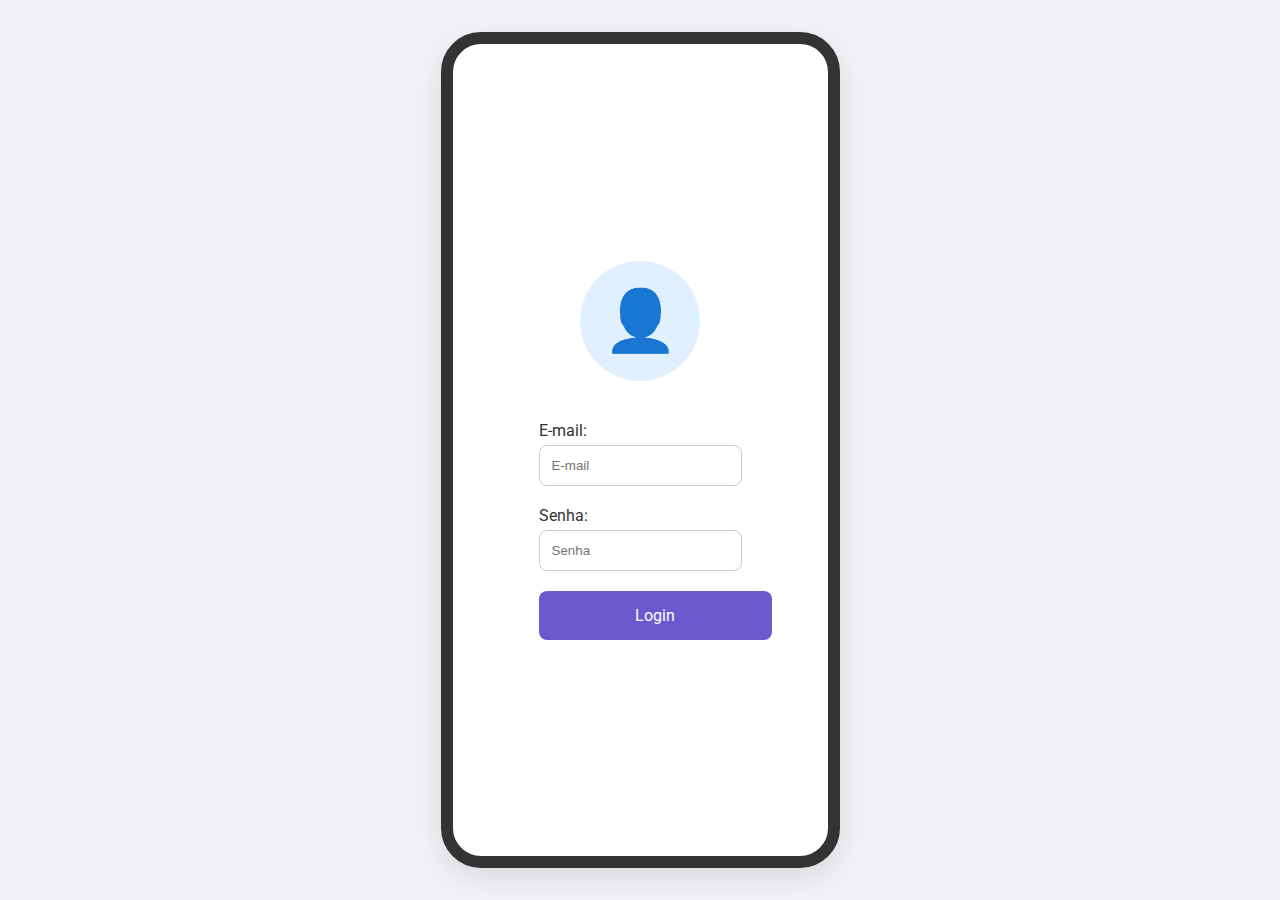
<file: index.html>
<!DOCTYPE html>
<html lang="pt-br">
<head>
  <meta charset="UTF-8">
  <meta name="viewport" content="width=device-width, initial-scale=1.0">
  <title>Login - Lista de Tarefas</title>
  <link rel="stylesheet" href="style.css">
</head>
<body>
  <div class="mobile-container">
    <div class="login-container">
      <div class="login-icon">👤</div>
      <form class="login-form">
        <div class="form-group">
          <label for="email">E-mail:</label>
          <input type="email" id="email" placeholder="E-mail">
        </div>
        <div class="form-group">
          <label for="password">Senha:</label>
          <input type="password" id="password" placeholder="Senha">
        </div>
        <a href="inicial.html" class="btn-login">Login</a>
      </form>
    </div>
  </div>
</body>
</html>
</file>
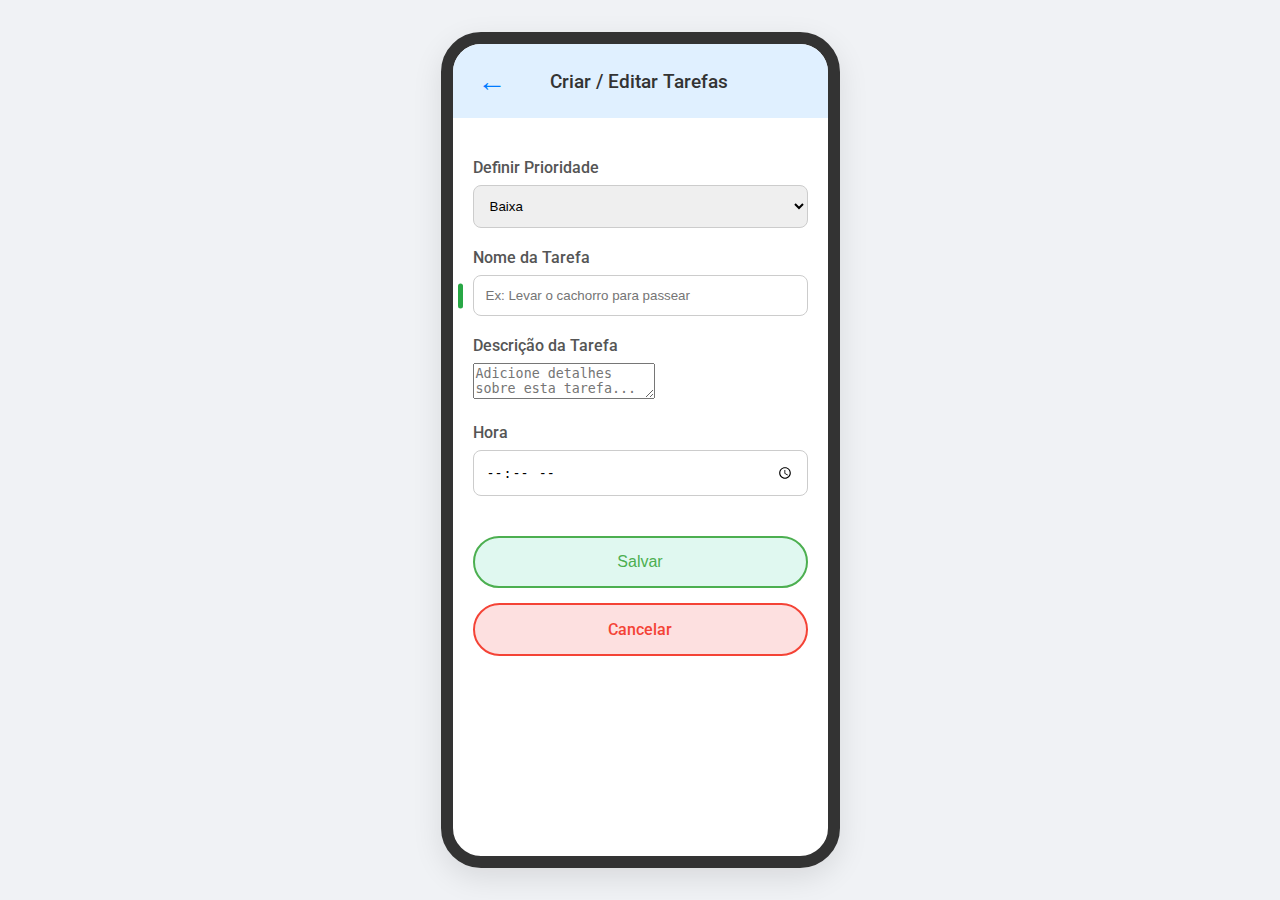
<file: adicionar.html>
<!DOCTYPE html>
<html lang="pt-br">
<head>
  <meta charset="UTF-8">
  <meta name="viewport" content="width=device-width, initial-scale=1.0">
  <title>Adicionar Tarefa</title>
  <link rel="stylesheet" href="style.css">
</head>
<body>
  <div class="mobile-container">
    <header class="app-header">
      <a href="inicial.html" class="header-btn">←</a>
      <h1>Criar / Editar Tarefas</h1>
      <span style="width: 40px;"></span>
    </header>

    <main>
      <form id="task-form" class="task-form">
        <div>
          <label for="priority">Definir Prioridade</label>
          <select id="priority" name="priority">
            <option value="baixa">Baixa</option>
            <option value="media">Média</option>
            <option value="alta">Alta</option>
          </select>
        </div>

        <div>
          <label for="task-name">Nome da Tarefa</label>
          <div class="input-group">
            <span id="priority-indicator" class="priority-indicator"></span>
            <input type="text" id="task-name" placeholder="Ex: Levar o cachorro para passear" required>
          </div>
        </div>

        <div>
          <label for="task-description">Descrição da Tarefa</label>
          <textarea id="task-description" placeholder="Adicione detalhes sobre esta tarefa..."></textarea>
        </div>

        <div>
          <label for="task-time">Hora</label>
          <input type="time" id="task-time">
        </div>

        <div class="form-actions">
          <button type="submit" class="btn btn-save">Salvar</button>
          <a href="inicial.html" class="btn btn-cancel">Cancelar</a>
        </div>
      </form>
    </main>
  </div>

  <script src="app.js"></script>
</body>
</html>
</file>
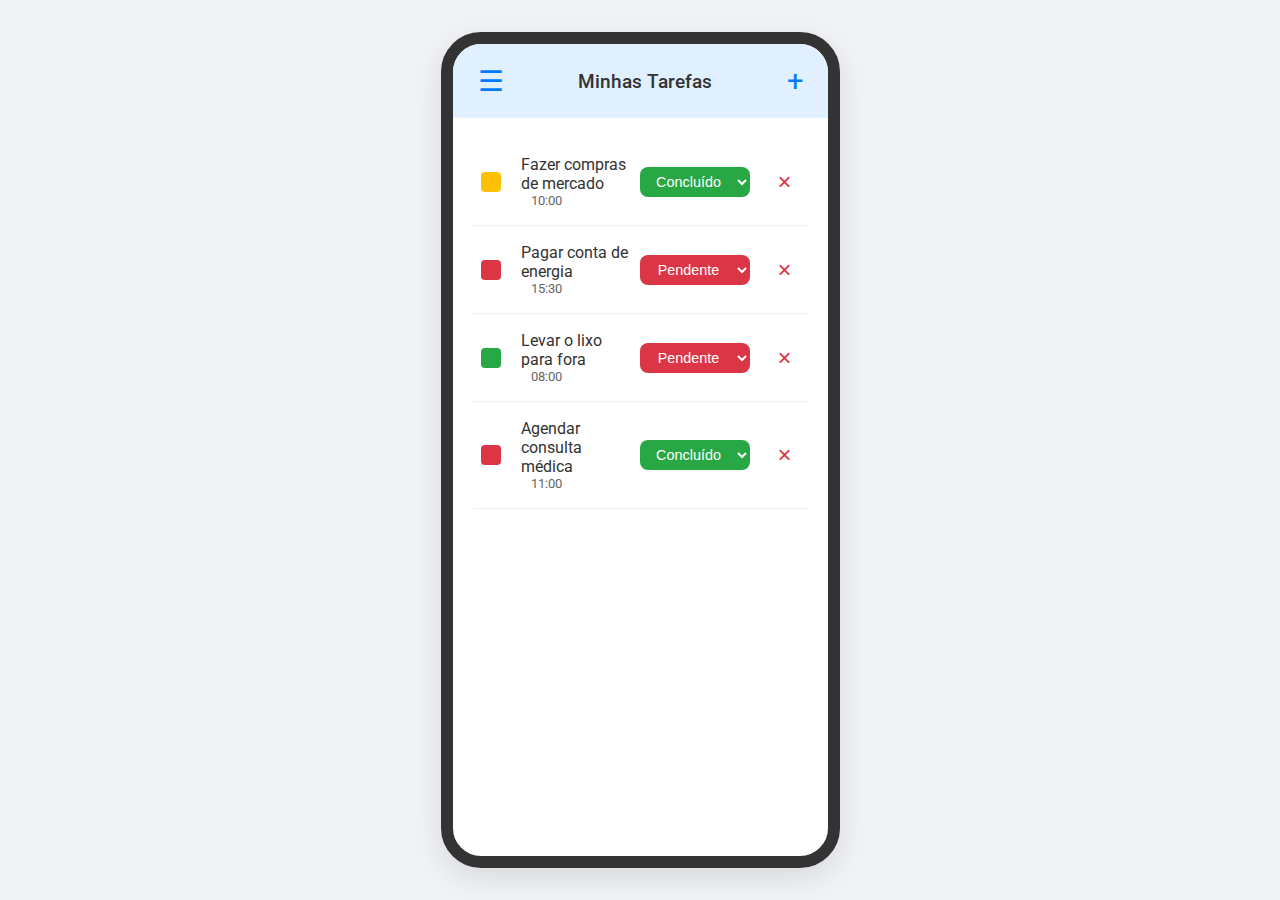
<file: inicial.html>
<!DOCTYPE html>
<html lang="pt-br">
<head>
  <meta charset="UTF-8">
  <meta name="viewport" content="width=device-width, initial-scale=1.0">
  <title>Minhas Tarefas</title>
  <link rel="stylesheet" href="style.css">
</head>
<body>
  <div class="mobile-container">
   <header class="app-header">
  <a href="progresso.html" class="header-btn" title="Ver Progresso">☰</a>
  <h1>Minhas Tarefas</h1>
  <a href="adicionar.html" class="header-btn" title="Adicionar Tarefa">+</a>
</header>

    <main>
      <ul id="task-list" class="task-list"></ul>
    </main>
  </div>

  <script src="app.js"></script>
</body>
</html>
</file>
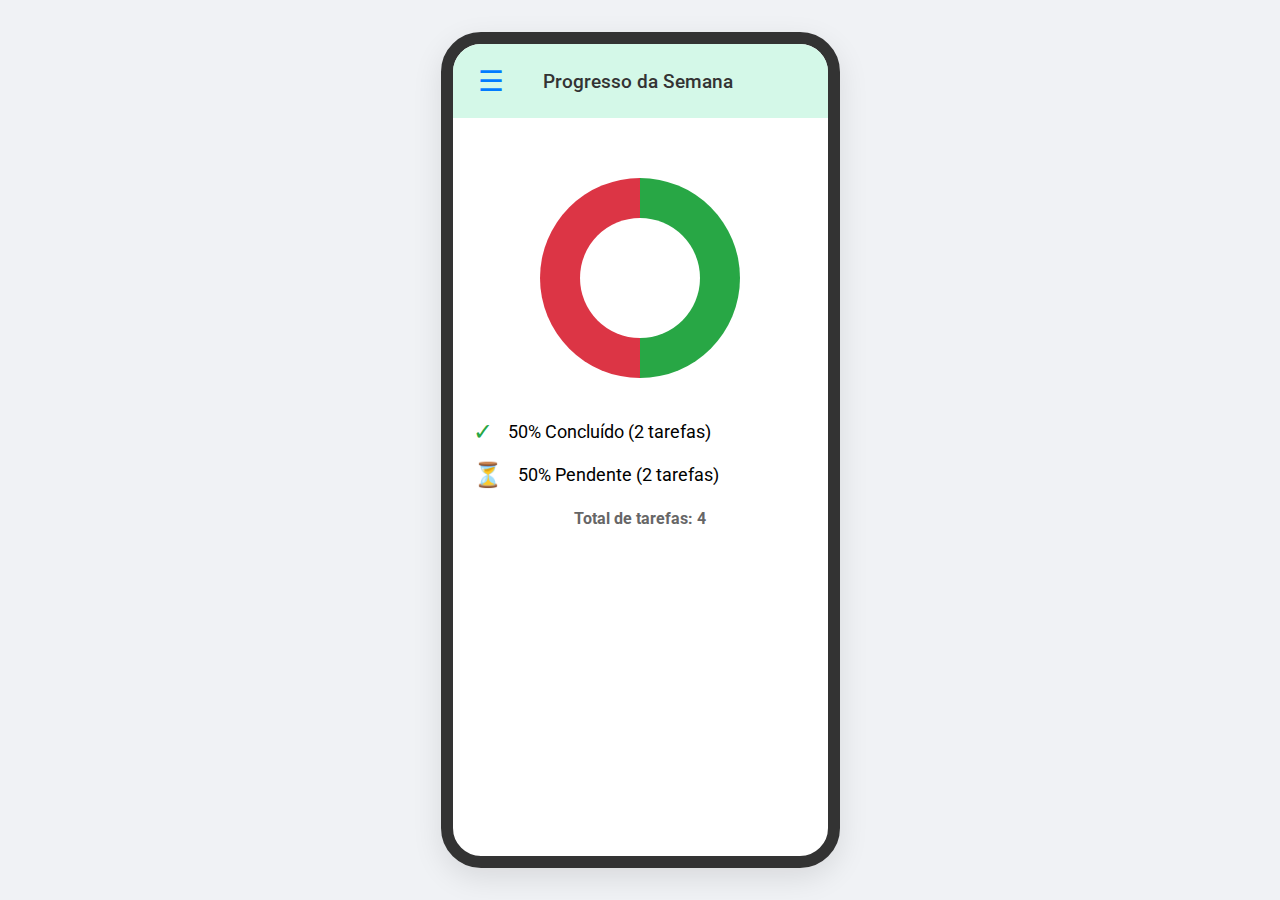
<file: progresso.html>
<!DOCTYPE html>
<html lang="pt-br">
<head>
  <meta charset="UTF-8">
  <meta name="viewport" content="width=device-width, initial-scale=1.0">
  <title>Progresso da Semana</title>
  <link rel="stylesheet" href="style.css">
</head>
<body>
  <div class="mobile-container">
    <header class="app-header progress-header">
      <a href="inicial.html" class="header-btn">☰</a>
      <h1>Progresso da Semana</h1>
      <span style="width: 40px;"></span>
    </header>

    <main>
      <div class="progress-container">
        <div id="pie-chart" class="pie-chart"></div>
        <div id="progress-stats" class="progress-stats"></div>
      </div>
    </main>
  </div>

  <script src="app.js"></script>
</body>
</html>
</file>
<file: style.css>
/* style.css */
@import url('https://fonts.googleapis.com/css2?family=Roboto:wght@400;500;700&display=swap');

:root {
    --primary-blue: #007bff;
    --light-blue: #e0f0ff;
    --header-green: #d4f8e8;
    --save-btn-bg: #e0f8f0;
    --save-btn-border: #4caf50;
    --cancel-btn-bg: #fde0e0;
    --cancel-btn-border: #f44336;
    --text-color: #333;
    --border-color: #ccc;
    --checked-green: #28a745;
    --pending-red: #dc3545;
    --white: #fff;
    --chart-complete: #005cbf;
    --chart-pending: #ffc107;
}

body {
    margin: 0;
    font-family: 'Roboto', sans-serif;
    background-color: #f0f2f5;
    display: flex;
    justify-content: center;
    align-items: center;
    min-height: 100vh;
}

.mobile-container {
    width: 375px;
    height: 812px;
    background-color: var(--white);
    border-radius: 40px;
    box-shadow: 0 10px 30px rgba(0, 0, 0, 0.1);
    border: 12px solid #333;
    overflow: hidden;
    display: flex;
    flex-direction: column;
    position: relative;
}

/* --- Tela de Login --- */
.login-container {
    display: flex;
    flex-direction: column;
    align-items: center;
    justify-content: center;
    padding: 40px;
    height: 100%;
}

.login-icon {
    width: 120px;
    height: 120px;
    border-radius: 50%;
    background-color: var(--light-blue);
    display: flex;
    justify-content: center;
    align-items: center;
    margin-bottom: 40px;
    font-size: 60px;
    color: var(--primary-blue);
}

.login-form .form-group {
    margin-bottom: 20px;
    width: 100%;
}

.login-form label {
    display: block;
    margin-bottom: 5px;
    color: var(--text-color);
}

.login-form input {
    width: 100%;
    padding: 12px;
    border: 1px solid var(--border-color);
    border-radius: 8px;
    box-sizing: border-box; /* Garante que padding não afete a largura */
}

.btn-login {
    width: 100%;
    padding: 15px;
    border: none;
    background-color: #6a5acd; /* Roxo do protótipo */
    color: var(--white);
    font-size: 1rem;
    border-radius: 8px;
    cursor: pointer;
    text-align: center;
    text-decoration: none;
    display: inline-block;
}

/* --- Cabeçalho Comum --- */
.app-header {
    display: flex;
    justify-content: space-between;
    align-items: center;
    padding: 15px 20px;
    background-color: var(--light-blue);
    flex-shrink: 0; /* Impede que o header encolha */
}

.app-header.progress-header {
    background-color: var(--header-green);
}

.app-header h1 {
    margin: 0;
    font-size: 1.2rem;
    color: var(--text-color);
    font-weight: 500;
}

.header-btn {
    background: none;
    border: none;
    font-size: 1.8rem;
    cursor: pointer;
    color: var(--primary-blue);
    padding: 5px;
    text-decoration: none;
}

/* --- Conteúdo Principal --- */
main {
    flex-grow: 1;
    overflow-y: auto;
    padding: 20px;
}

/* --- Lista de Tarefas --- */
.task-list {
    list-style: none;
    margin: 0;
    padding: 0;
}

.task-item {
    display: flex;
    align-items: center;
    padding: 15px 5px;
    border-bottom: 1px solid #eee;
}

.task-item .status-icon {
    width: 24px;
    height: 24px;
    border-radius: 4px;
    margin-right: 15px;
    cursor: pointer;
    display: flex;
    justify-content: center;
    align-items: center;
    font-size: 1.1rem;
    color: var(--white);
    border: 2px solid var(--border-color);
}

.task-item[data-status="completed"] .status-icon {
    background-color: var(--checked-green);
    border-color: var(--checked-green);
}

.task-item .task-name {
    flex-grow: 1;
    color: var(--text-color);
}

/* --- Tela Adicionar Tarefa --- */
.task-form label {
    display: block;
    margin-top: 20px;
    margin-bottom: 8px;
    font-weight: 500;
    color: #555;
}

.task-form input, .task-form select {
    width: 100%;
    padding: 12px;
    border: 1px solid var(--border-color);
    border-radius: 8px;
    box-sizing: border-box;
}

.task-form .input-group {
    position: relative;
}

.priority-indicator {
    position: absolute;
    left: -15px;
    top: 50%;
    transform: translateY(-50%);
    width: 5px;
    height: 25px;
    background-color: var(--border-color);
    border-radius: 3px;
}

.task-form .form-actions {
    margin-top: 40px;
    display: flex;
    flex-direction: column;
    gap: 15px;
}

.btn {
    padding: 15px;
    border: 2px solid;
    border-radius: 30px;
    background: none;
    cursor: pointer;
    font-size: 1rem;
    font-weight: 500;
    text-align: center;
    text-decoration: none;
}

.btn-save {
    background-color: var(--save-btn-bg);
    border-color: var(--save-btn-border);
    color: var(--save-btn-border);
}

.btn-cancel {
    background-color: var(--cancel-btn-bg);
    border-color: var(--cancel-btn-border);
    color: var(--cancel-btn-border);
}

/* --- Tela de Progresso --- */
.progress-container {
    display: flex;
    flex-direction: column;
    align-items: center;
    padding-top: 40px;
}

.pie-chart {
    width: 200px;
    height: 200px;
    border-radius: 50%;
    background-image: conic-gradient(var(--chart-pending) 0% 100%); /* Padrão */
}

.progress-stats {
    margin-top: 40px;
    width: 100%;
}

.stat-item {
    display: flex;
    align-items: center;
    font-size: 1.1rem;
    margin-bottom: 15px;
}

.stat-item .icon {
    font-size: 1.5rem;
    margin-right: 15px;
}

.stat-item .icon.complete {
    color: var(--checked-green);
}

.stat-item .icon.pending {
    color: var(--pending-red);
}
.status-dropdown {
  margin-left: 10px;
  padding: 5px 8px;
  border-radius: 8px;
  border: 1px solid var(--border-color);
  background-color: var(--light-blue);
  font-size: 0.9rem;
  cursor: pointer;
}
/* Quadrado de prioridade */
.priority-box {
  width: 20px;
  height: 20px;
  border-radius: 4px;
  margin-right: 10px;
}

/* Dropdown de status */
.status-dropdown {
  margin-left: auto;
  padding: 6px 10px;
  border-radius: 8px;
  border: none;
  font-size: 0.9rem;
  cursor: pointer;
  color: white;
  transition: background-color 0.3s;
}

/* Estilo adicional pra alinhar os itens */
.task-item {
  display: flex;
  align-items: center;
  justify-content: space-between;
}
/* --- CORREÇÕES NECESSÁRIAS --- */

/* Exibir horário na lista de tarefas */
.task-time {
    font-size: 0.8rem;
    color: #666;
    margin: 0 10px;
}

/* Ajuste no alinhamento dos itens da tarefa para incluir o horário */
.task-item {
    display: flex;
    align-items: center;
    padding: 12px 8px;
    border-bottom: 1px solid #eee;
    gap: 10px;
}

/* Garantir que o nome da tarefa ocupe o espaço adequado */
.task-name {
    flex-grow: 1;
    margin: 0;
}

/* Ajustes no dropdown de status para cores */
.status-dropdown {
    margin-left: auto;
    padding: 6px 10px;
    border-radius: 8px;
    border: none;
    font-size: 0.9rem;
    cursor: pointer;
    color: white;
    min-width: 110px;
    text-align: center;
}

/* Melhorar o gráfico de pizza */
.pie-chart {
    background: conic-gradient(#007bff 0% 0%, #e9ecef 0% 100%);
    display: flex;
    align-items: center;
    justify-content: center;
    position: relative;
}

.pie-chart::before {
    content: '';
    position: absolute;
    width: 120px;
    height: 120px;
    background: white;
    border-radius: 50%;
}
/* Botão de excluir */
.delete-btn {
  background: none;
  border: none;
  cursor: pointer;
  font-size: 1.2rem;
  margin-left: 10px;
  padding: 5px;
}

/* Efeito de hover no nome da tarefa */
.task-name:hover {
  text-decoration: underline;
  color: #007bff;
}
/* --- FUNCIONALIDADES DE EDITAR E EXCLUIR --- */

/* Botão de excluir minimalista */
.delete-btn {
  background: none;
  border: none;
  font-size: 1.5rem;
  cursor: pointer;
  color: #dc3545;
  padding: 0 8px;
  margin-left: 10px;
  border-radius: 50%;
  width: 30px;
  height: 30px;
  display: flex;
  align-items: center;
  justify-content: center;
  transition: background-color 0.2s;
}

.delete-btn:hover {
  background-color: rgba(220, 53, 69, 0.1);
}

/* Conteúdo da tarefa clicável */
.task-content {
  flex: 1;
  padding: 5px 0;
}

.task-content:hover {
  background-color: rgba(0, 123, 255, 0.05);
  border-radius: 4px;
}

/* Melhorar alinhamento dos itens */
.task-item {
  display: flex;
  align-items: center;
  padding: 12px 8px;
  border-bottom: 1px solid #eee;
  gap: 10px;
}

/* Ajuste no dropdown para espaço do botão excluir */
.status-dropdown {
  margin-left: auto;
}
</file>
